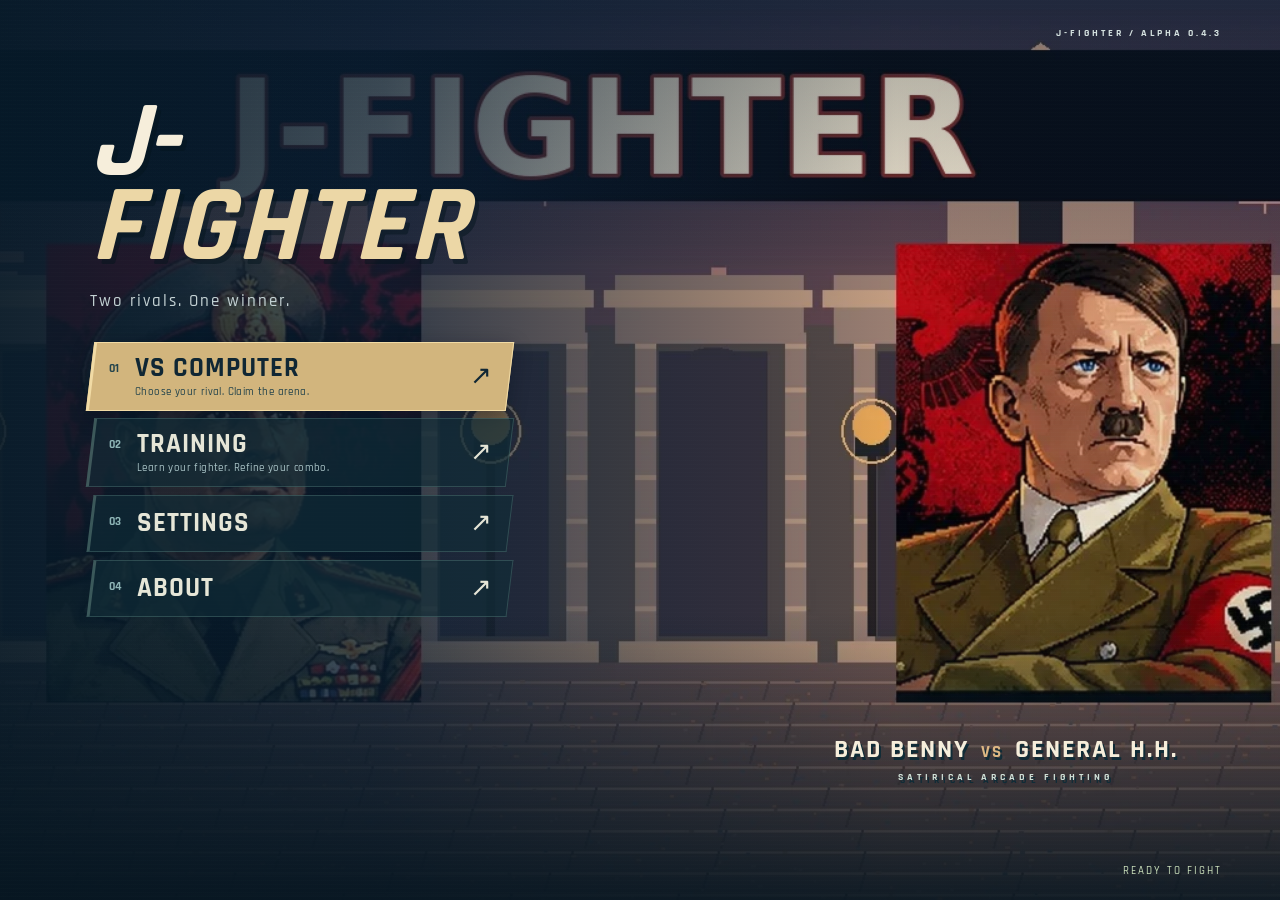
<file: index.html>
<!doctype html>
<html lang="en">
<head><meta charset="utf-8"><meta name="viewport" content="width=device-width,initial-scale=1,viewport-fit=cover"><meta name="theme-color" content="#101923"><script>/* Phones/tablets: mark .touch and open the landscape mobile shell (mobile.html). ?touch=1 forces it on desktop, ?touch=0 turns it off. */(()=>{const q=new URLSearchParams(location.search),f=q.get('touch'),t=f?f==='1':matchMedia('(pointer: coarse)').matches||(navigator.maxTouchPoints>0&&/Android|iPhone|iPad|iPod|Mobile/i.test(navigator.userAgent));if(!t)return;document.documentElement.classList.add('touch');if(window.top===window&&!q.has('embed'))location.replace('mobile.html'+location.search+location.hash);})();</script><title>J-FIGHTER — Alpha 0.2.5.3</title><link rel="preload" href="assets/fonts/Rajdhani-Bold.ttf" as="font" type="font/ttf" crossorigin><link rel="stylesheet" href="style.css"><link rel="stylesheet" href="menu.css"><meta name="description" content="J-Fighter Alpha 0.2: Bad Benny e General H.H."></head>
<body><div id="boot" role="status" aria-live="polite"><div class="boot-card"><strong class="boot-logo">J-<br><em>FIGHTER</em></strong><div class="boot-bar"><i></i></div><span class="boot-status">LOADING…</span></div></div><script>
// J-Fighter 0.2.2: visible startup diagnostics rather than an endless loading screen.
(function(){
 function show(message){
  var panel=document.getElementById('load-state'),label=document.getElementById('load-message');
  if(panel&&label&&!panel.classList.contains('hidden')){panel.classList.add('error');label.textContent=message;}
  var boot=document.getElementById('boot');if(boot)boot.classList.add('hidden');
 }
 window.addEventListener('error',function(e){
  if(e.target&&e.target.tagName==='SCRIPT') show('SCRIPT FAILED TO LOAD: '+(e.target.src||'unknown'));
  else if(e.error) show('JAVASCRIPT ERROR: '+e.message);
 },true);
 window.addEventListener('unhandledrejection',function(e){show('STARTUP PROMISE ERROR: '+(e.reason?.message||String(e.reason)));});
 setTimeout(function(){var screen=document.getElementById('load-state');if(screen&&!screen.classList.contains('hidden')&&!screen.classList.contains('error'))show('STARTUP TIMEOUT: check that all GitHub files are uploaded.');},18000);
})();
</script><script src="precache.js"></script><script src="preload.js?v=024"></script><main id="game-shell" aria-label="J-Fighter, demo game fighting custom fighting game">
<canvas id="arena" tabindex="0" aria-label="Arena fight. WASD bergerak, Spasi menyerang, I O P untuk skill."></canvas><div class="vignette" aria-hidden="true"></div>
<header class="combat-header">
<section class="fighter fighter-one" aria-label="Player status">
<div class="portrait-frame"><img id="player-portrait" class="portrait-image" data-portrait-side="player" src="assets/bad-benny/ui/portrait.webp" alt="Portrait BAD BENNY"><b class="player-tag">P1</b></div>
<div class="fighter-fields"><div class="name-row"><h1 id="player-name">BAD BENNY</h1><span class="class-tag" id="player-class">FIGHTER</span></div><div class="life-frame" aria-label="Two health segments, 100 HP each"><div class="life-track"><div id="health-reserve" class="life-fill reserve-fill"></div><div id="health-fill" class="life-fill"></div></div></div><div class="bar-caption"><span id="player-title">IRON COMMAND</span><span id="health-label">200 / 200</span></div><div class="fighter-mark"><i></i><i></i><i></i><b class="round-wins" id="round-wins-player"></b><span id="player-status">CORE ACTIVE</span></div></div></section>
<section class="match-center" aria-label="Unlimited training time"><div class="mode-kicker" id="mode-label">TRAINING</div><div class="match-clock" id="match-clock">∞</div><div class="match-rule"><i></i><span id="match-score">VS</span><i></i></div></section>
<section class="fighter fighter-two" aria-label="Opponent status GENERAL H.H."><div class="fighter-fields"><div class="name-row"><span class="class-tag" id="enemy-class">FIGHTER</span><h2 id="enemy-name">GENERAL H.H.</h2></div><div class="life-frame" aria-label="Two health segments, 100 HP each"><div class="life-track"><div id="guard-reserve" class="life-fill reserve-fill"></div><div id="guard-fill" class="life-fill"></div></div></div><div class="bar-caption"><span id="guard-label">HP 200 / 200</span><span id="enemy-title">AIR COMMAND</span></div><div class="fighter-mark"><b class="round-wins" id="round-wins-enemy"></b><span id="dummy-state">READY</span><i></i><i></i><i></i></div></div><div class="portrait-frame"><img id="enemy-portrait" class="portrait-image" data-portrait-side="enemy" src="assets/general-hh/ui/portrait.webp" alt="Portrait GENERAL H.H."><b class="player-tag">CPU</b></div></section>
</header><div class="form-timers"><div id="player-form-timer" class="form-timer" hidden></div><div id="enemy-form-timer" class="form-timer" hidden></div></div>
<nav class="match-actions" aria-label="Menu arena"><button id="settings-btn" aria-label="Open settings" title="Settings"><svg viewBox="0 0 24 24" aria-hidden="true"><path d="m9 3-1 3-3 1-2 5 2 5 3 1 1 3h6l1-3 3-1 2-5-2-5-3-1-1-3Z"/><circle cx="12" cy="12" r="3"/></svg></button><button id="pause-btn" aria-label="Pause game" title="Pause (Esc)">Ⅱ</button></nav>
<section id="combo" class="combo-counter" aria-live="polite"><span id="combo-count">0</span><div><strong>HITS</strong><small id="combo-damage">0 DAMAGE</small></div></section><div id="announcement" class="announcement" role="status"></div>
<section id="round-call" hidden aria-live="polite"><small id="round-call-detail">FIRST TO TWO WINS</small><strong id="round-call-title"></strong></section><aside id="ultimate-cutin" class="ultimate-cutin" aria-hidden="true" aria-label="BAD BENNY ultimate: Helios Squadron"><div class="cutin-circuit"></div><img class="cutin-art" src="assets/nib/ui/cutin.webp" alt=""><div class="cutin-caption"><span class="cutin-kicker">BAD BENNY / COMMANDER</span><strong>HELIOS<br><em>SQUADRON</em></strong><div class="cutin-detail"><span class="cutin-units"><i></i><i></i><i></i><i></i></span>THREE-WAVE AIR RAID</div></div><div class="cutin-edge"></div></aside>
<footer class="bottom-hud"><section class="skill-deck" aria-label="Attacks and skills"><div class="deck-heading"><span id="deck-character">BAD BENNY</span><i></i><b>MOVE SET</b></div><div class="skill-bar">
<button class="skill-card basic" data-action="attack" aria-label="Basic attack, Spasi, 3 kombo"><span class="skill-art"><img src="assets/bad-benny/ui/icon-basic.webp" alt=""><kbd>SPACE</kbd><span class="combo-dots"><i></i><i></i><i></i></span></span><span class="skill-name">IRON COMMAND</span></button>
<button class="skill-card " data-action="skill1" aria-label="Aether Bolt, key I"><span class="skill-art"><img src="assets/bad-benny/ui/icon-skill1.webp" alt=""><span class="cooldown-wipe" aria-hidden="true"></span><kbd>I</kbd></span><span class="skill-name">MARCH ON ROME</span></button>
<button class="skill-card " data-action="skill2" aria-label="Seismic Drive, key O"><span class="skill-art"><img src="assets/bad-benny/ui/icon-skill2.webp" alt=""><span class="cooldown-wipe" aria-hidden="true"></span><kbd>O</kbd></span><span class="skill-name">NATIONAL ADDRESS</span></button>
<button class="skill-card ultimate" data-action="ultimate" aria-label="Helios Squadron, key P"><span class="skill-art"><img src="assets/bad-benny/ui/icon-ultimate.webp" alt=""><span class="cooldown-wipe" aria-hidden="true"></span><kbd>P</kbd></span><span class="skill-name">DUCE BOMBER</span></button>
</div></section><div class="stage-sign"><span id="stage-name">PLAZA</span><small id="stage-subtitle">DUEL</small><i></i></div><section class="training-data" aria-label="Training results"><div><span>TOTAL DAMAGE</span><strong id="total-damage">0 <small>DMG</small></strong></div><div><span>BEST CHAIN</span><strong id="best-combo">0 <small>HITS</small></strong></div><small class="reset-hint">R · RESET<span>ESC · PAUSE</span></small></section></footer>
<section id="touch-controls" aria-hidden="true"><div class="dpad"><button class="dbtn dbtn-up" data-key="w" tabindex="-1" aria-label="Up / jump"><i></i></button><button class="dbtn dbtn-left" data-key="a" tabindex="-1" aria-label="Left"><i></i></button><button class="dbtn dbtn-down" data-key="s" tabindex="-1" aria-label="Down / crouch"><i></i></button><button class="dbtn dbtn-right" data-key="d" tabindex="-1" aria-label="Right"><i></i></button></div><div class="action-pad"><button class="tbtn tbtn-attack" data-key=" " data-slot="attack" tabindex="-1"><img src="assets/bad-benny/ui/icon-basic.webp" alt=""></button><button class="tbtn tbtn-skill tbtn-s1" data-key="i" data-slot="skill1" tabindex="-1"><img src="assets/bad-benny/ui/icon-skill1.webp" alt=""><span class="cooldown-wipe"></span><em class="cooldown-num"></em></button><button class="tbtn tbtn-skill tbtn-s2" data-key="o" data-slot="skill2" tabindex="-1"><img src="assets/bad-benny/ui/icon-skill2.webp" alt=""><span class="cooldown-wipe"></span><em class="cooldown-num"></em></button><button class="tbtn tbtn-skill tbtn-ult" data-key="p" data-slot="ultimate" tabindex="-1"><img src="assets/bad-benny/ui/icon-ultimate.webp" alt=""><span class="cooldown-wipe"></span><em class="cooldown-num"></em></button></div></section>
<div id="load-state" class="load-state"><span class="loading-glyph">✦</span><strong>J-FIGHTER</strong><span id="load-message">LOADING ARENA…</span></div>
<dialog id="settings-panel"><div class="dialog-kicker">J-FIGHTER / SETTINGS</div><h2>Arena Settings</h2><p>Adjust audio, display and controls.</p><label class="setting-row training-only"><span>Player character<small>Changing characters restarts training</small></span><select id="character-select"><option value="bad-benny">BAD BENNY</option><option value="general-hh">GENERAL H.H.</option></select></label><label class="setting-row training-only"><span>Active opponent<small>Enable CPU attacks during training</small></span><input type="checkbox" id="ai-toggle" checked></label><label class="setting-row"><span>Show hitboxes<small>Body and attack hitboxes</small></span><input type="checkbox" id="hitbox-toggle"></label><label class="setting-row"><span>Sound enabled<small>Voice, impacts and abilities</small></span><input type="checkbox" id="sound-toggle" checked></label><label class="setting-row"><span>Background music<small>Looping menu and arena soundtrack</small></span><input type="checkbox" id="music-toggle" checked></label><label class="volume-row"><span>Music</span><input type="range" id="music-slider" min="0" max="100" value="5" aria-label="Volume musik"><output id="music-value">5%</output></label><label class="setting-row"><span>Animated menu background<small>Looping video on main menu</small></span><input type="checkbox" id="menu-video-toggle" checked></label><label class="volume-row"><span>Sound</span><input type="range" id="volume-slider" min="0" max="100" value="45" aria-label="Volume audio"><output id="volume-value">45%</output></label><div class="dialog-buttons"><button id="sound-test">Test sound</button><button id="fullscreen-btn">Fullscreen</button></div><details class="controls-help"><summary>Keyboard controls</summary><p>A / D · Move &nbsp; 2× A / D · Run<br>W · Jump &nbsp; S · Crouch / fast fall<br>2× S · Flip &nbsp; SPACE · 3-hit combo<br>I / O · Skill &nbsp; P · Ultimate</p></details><button class="primary-button" id="close-settings">Back to Arena <span>↗</span></button></dialog>
<dialog id="pause-panel"><div class="dialog-kicker">J-FIGHTER / PAUSE</div><h2>PAUSED</h2><p>Match paused. Ready to resume?</p><button class="primary-button" id="resume-btn">Resume Match <span>↗</span></button><button class="text-button" id="restart-btn">Restart</button><button class="text-button" id="back-menu">Main Menu</button></dialog>
</main><section id="front-menu" aria-label="Main menu J-Fighter"></section><script src="assets/mecha/manifest.js"></script><script src="assets/stage-config.js"></script><script src="assets/ui/drone-config.js"></script><script src="assets/fenr/human/manifest.js"></script><script src="assets/fenr/wolf/manifest.js"></script><script src="fenr.js"></script><script src="assets/general-hh/manifest.js?v=045"></script><script src="general-hh.js?v=045"></script><script src="assets/bad-benny/manifest.js?v=045"></script><script src="bad-benny.js?v=045"></script><script src="assets/audio/announcer/manifest.js"></script><script src="announcer.js"></script><script src="match.js?v=025"></script><script>window.FRONTEND_ENABLED=true;</script><script src="game.js?v=045"></script><script src="touch.js"></script><script src="menu.js?v=045"></script><script>window.addEventListener('error',e=>{console.error('[J-Fighter ERROR]',e.message);let w=document.getElementById('jf-crash');if(!w){w=document.createElement('div');w.id='jf-crash';document.body.appendChild(w);w.style.cssText='position:fixed;left:8px;bottom:8px;z-index:99999;background:#420900;color:white;font:13px Arial;padding:12px;max-width:92vw;border:1px solid #f83';}w.textContent='GAME ERROR: '+e.message+' ('+(e.filename||'').split('/').pop()+':'+e.lineno+')';});</script></body></html>
</file>
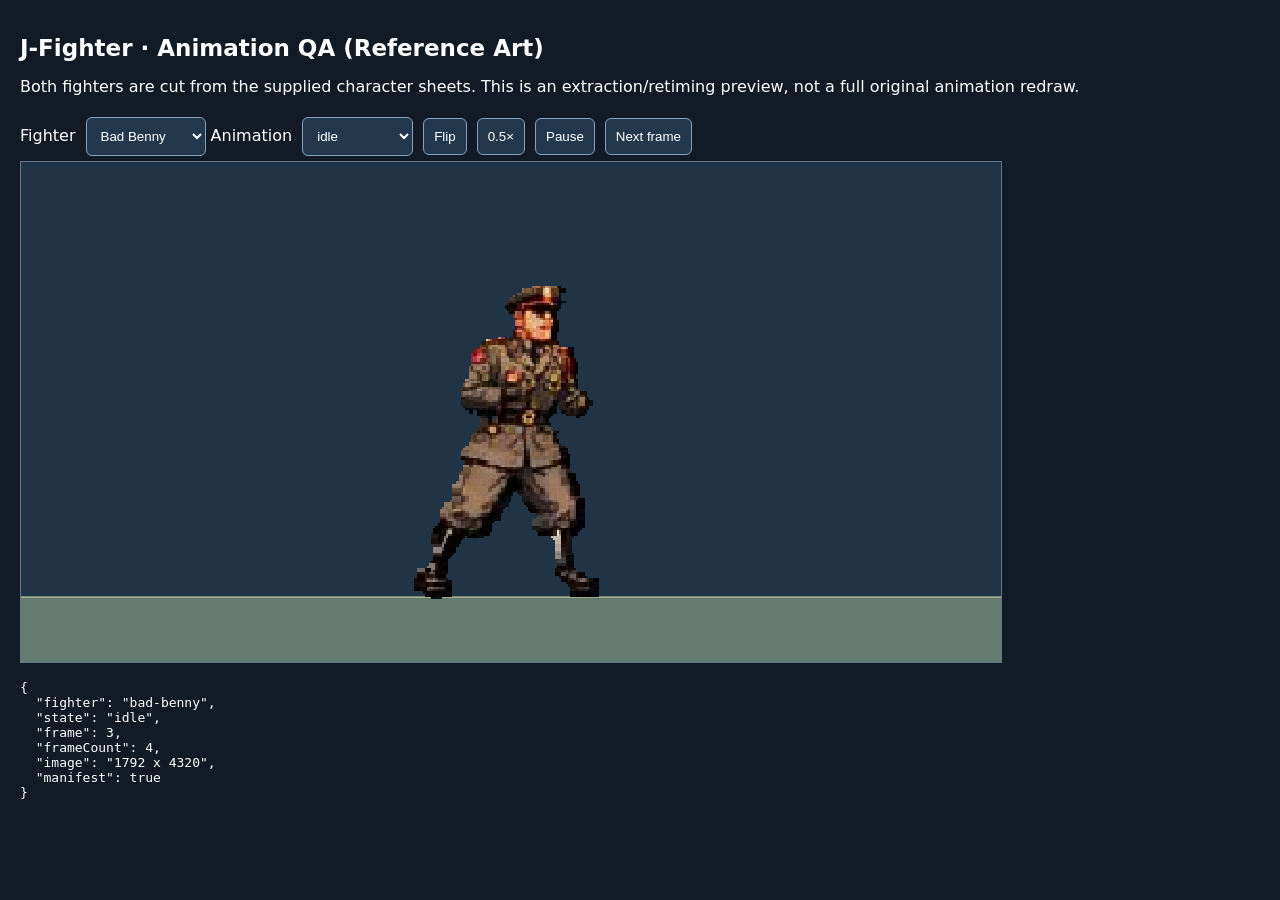
<file: JF_CHARACTER_QA.html>
<!doctype html><html lang="en"><head><meta charset="utf-8"><meta name="viewport" content="width=device-width,initial-scale=1"><title>J-Fighter / Reference Character QA</title><style>body{font:16px system-ui;background:#121b25;color:white;margin:0;padding:20px}canvas{width:100%;max-width:980px;border:1px solid #64748b;background:#233342;image-rendering:pixelated}select,button{padding:10px;margin:5px;background:#24384d;color:white;border:1px solid #86a2ba;border-radius:6px}#report{font:13px monospace;white-space:pre-wrap}h1{font-size:23px}</style></head><body><h1>J-Fighter · Animation QA (Reference Art)</h1><p>Both fighters are cut from the supplied character sheets. This is an extraction/retiming preview, not a full original animation redraw.</p><label>Fighter <select id="fighter"><option value="bad-benny">Bad Benny</option><option value="solan">General H.H.</option></select></label><label>Animation <select id="state"></select></label><button id="flip">Flip</button><button id="speed">0.5×</button><button id="pause">Pause</button><button id="next">Next frame</button><canvas id="canvas" width="980" height="500"></canvas><pre id="report">Loading...</pre><script src="assets/bad-benny/manifest.js?v=041"></script><script src="assets/solan/manifest.js?v=041"></script><script>(()=>{const ms={'bad-benny':window.BAD_BENNY_MANIFEST,solan:window.SOLAN_MANIFEST};const im=new Image();const id=document.getElementById('fighter'),st=document.getElementById('state'),c=document.getElementById('canvas'),ctx=c.getContext('2d'),report=document.getElementById('report');let frame=0,time=0,last=0,flip=false,speed=1,paused=false;function load(){const m=ms[id.value];st.innerHTML='';for(const k in m.animation.rows){const op=document.createElement('option');op.value=k;op.textContent=k;st.appendChild(op)}frame=0;time=0;im.src='assets/'+id.value+'/run/sprite-sheet-alpha.webp?v=041'}id.onchange=load;st.onchange=()=>{frame=0;time=0};document.getElementById('flip').onclick=()=>flip=!flip;document.getElementById('speed').onclick=()=>{speed=speed===1?.5:1;document.getElementById('speed').textContent=speed===1?'0.5×':'1×'};document.getElementById('pause').onclick=()=>paused=!paused;document.getElementById('next').onclick=()=>{paused=true;frame=(frame+1)%ms[id.value].animation.rows[st.value].frames};function tick(ts){const dt=Math.min(.1,(ts-last)/1000||0);last=ts;const m=ms[id.value],row=m.animation.rows[st.value];if(!paused){time+=dt*speed;frame=Math.floor(time*(row.fps||8))%row.frames}ctx.fillStyle='#213445';ctx.fillRect(0,0,980,500);ctx.fillStyle='#667b70';ctx.fillRect(0,435,980,65);ctx.strokeStyle='#dfdda0';ctx.beginPath();ctx.moveTo(0,435);ctx.lineTo(980,435);ctx.stroke();if(im.complete&&im.naturalWidth){const f=m.frame_layout.rows[st.value][frame];if(f){ctx.save();ctx.translate(490,435);ctx.scale(flip?-2.1:2.1,2.1);ctx.imageSmoothingEnabled=false;ctx.drawImage(im,f.x,f.y,f.w,f.h,-224,-280,448,288);ctx.restore()}}report.textContent=JSON.stringify({fighter:id.value,state:st.value,frame:frame+1,frameCount:row.frames,image:im.naturalWidth+' x '+im.naturalHeight,manifest:!!m},null,2);requestAnimationFrame(tick)}im.onerror=()=>report.textContent='SPRITE 404: '+im.src;load();requestAnimationFrame(tick)})();</script></body></html>
</file>
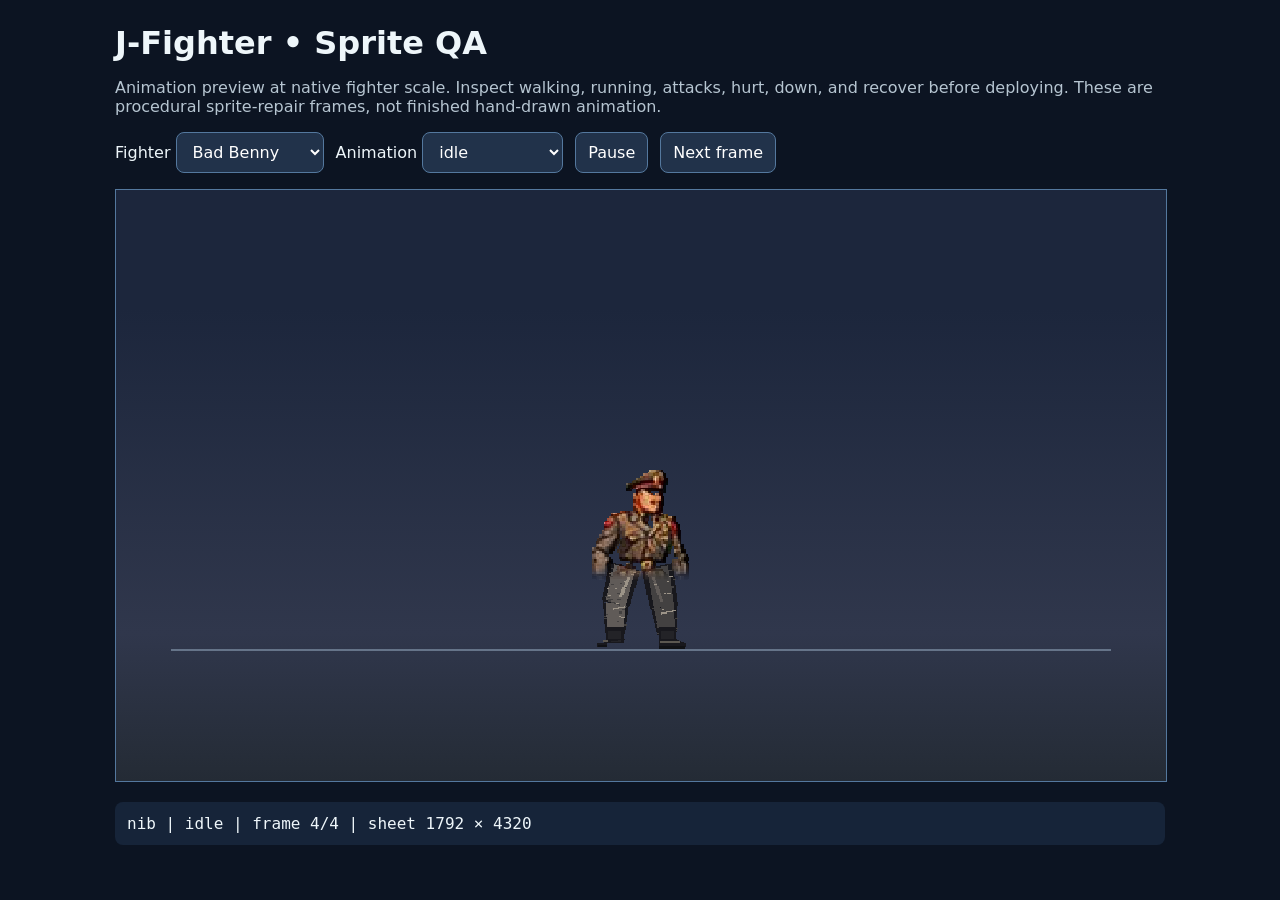
<file: JF_SPRITE_QA.html>
<!DOCTYPE html><html lang="en"><head><meta charset="utf-8"><meta name="viewport" content="width=device-width,initial-scale=1"><title>J-Fighter Sprite QA • 0.3.2</title><style>
:root{color-scheme:dark}body{background:#0c1422;color:#eef6fa;font:16px system-ui,sans-serif;margin:0;padding:24px}main{max-width:1050px;margin:auto}h1{margin:0 0 10px}p{color:#b6c5d1}select,button{font:inherit;background:#21324a;color:white;border:1px solid #54789e;padding:9px 12px;border-radius:8px}.tools{display:flex;flex-wrap:wrap;gap:12px;margin:16px 0}#stage{background:linear-gradient(#1c263c 20%,#30374c 75%,#242b35);border:1px solid #54789e;width:100%;image-rendering:pixelated;aspect-ratio:16/9}#report{white-space:pre-wrap;background:#162439;border-radius:8px;padding:12px}</style></head><body><main><h1>J-Fighter • Sprite QA</h1><p>Animation preview at native fighter scale. Inspect walking, running, attacks, hurt, down, and recover before deploying. These are procedural sprite-repair frames, not finished hand-drawn animation.</p><div class="tools"><label>Fighter <select id="fighter"><option value="nib">Bad Benny</option><option value="solan">General H.H.</option></select></label><label>Animation <select id="state"></select></label><button id="pause">Pause</button><button id="next">Next frame</button></div><canvas id="stage" width="960" height="540"></canvas><pre id="report">Loading assets…</pre></main><script>
const order=['idle','walk','run','jump','doublejump','crouch','attack1','attack2','attack3','skill1','skill2','ultimate','hurt','down','recover'];
const sel=document.getElementById('state');for(const s of order){const o=document.createElement('option');o.value=s;o.textContent=s;sel.add(o);}let im=new Image(),character='nib',state='idle',frame=0,paused=false,ready=false,last=0;
function load(){ready=false;im=new Image();im.onload=()=>{ready=true;document.getElementById('report').textContent=`Loaded ${character} | ${im.naturalWidth} × ${im.naturalHeight} | ${state} | frame ${frame+1}/4`;};im.onerror=()=>document.getElementById('report').textContent='Sprite file missing: '+im.src;im.src=`assets/${character}/run/sprite-sheet-alpha.webp?v=032`;frame=0;}
document.getElementById('fighter').onchange=e=>{character=e.target.value;load()};sel.onchange=e=>{state=e.target.value;frame=0};document.getElementById('pause').onclick=()=>{paused=!paused;document.getElementById('pause').textContent=paused?'Play':'Pause'};document.getElementById('next').onclick=()=>{paused=true;frame=(frame+1)%(state==='jump'||state==='doublejump'?1:4);document.getElementById('pause').textContent='Play'};
const ctx=document.getElementById('stage').getContext('2d');function tick(stamp){const delta=stamp-last;if(!paused&&delta>=145){frame=(frame+1)%(state==='jump'||state==='doublejump'?1:4);last=stamp;}const w=960,h=540;ctx.clearRect(0,0,w,h);ctx.strokeStyle='#9db3c9';ctx.beginPath();ctx.moveTo(50,420);ctx.lineTo(910,420);ctx.stroke();if(ready){const row=order.indexOf(state);ctx.imageSmoothingEnabled=false;ctx.drawImage(im,frame*448,row*288,448,288,256,140,448,288);document.getElementById('report').textContent=`${character} | ${state} | frame ${frame+1}/${state==='jump'||state==='doublejump'?1:4} | sheet ${im.naturalWidth} × ${im.naturalHeight}`;}requestAnimationFrame(tick)}load();requestAnimationFrame(tick);
</script></body></html>
</file>
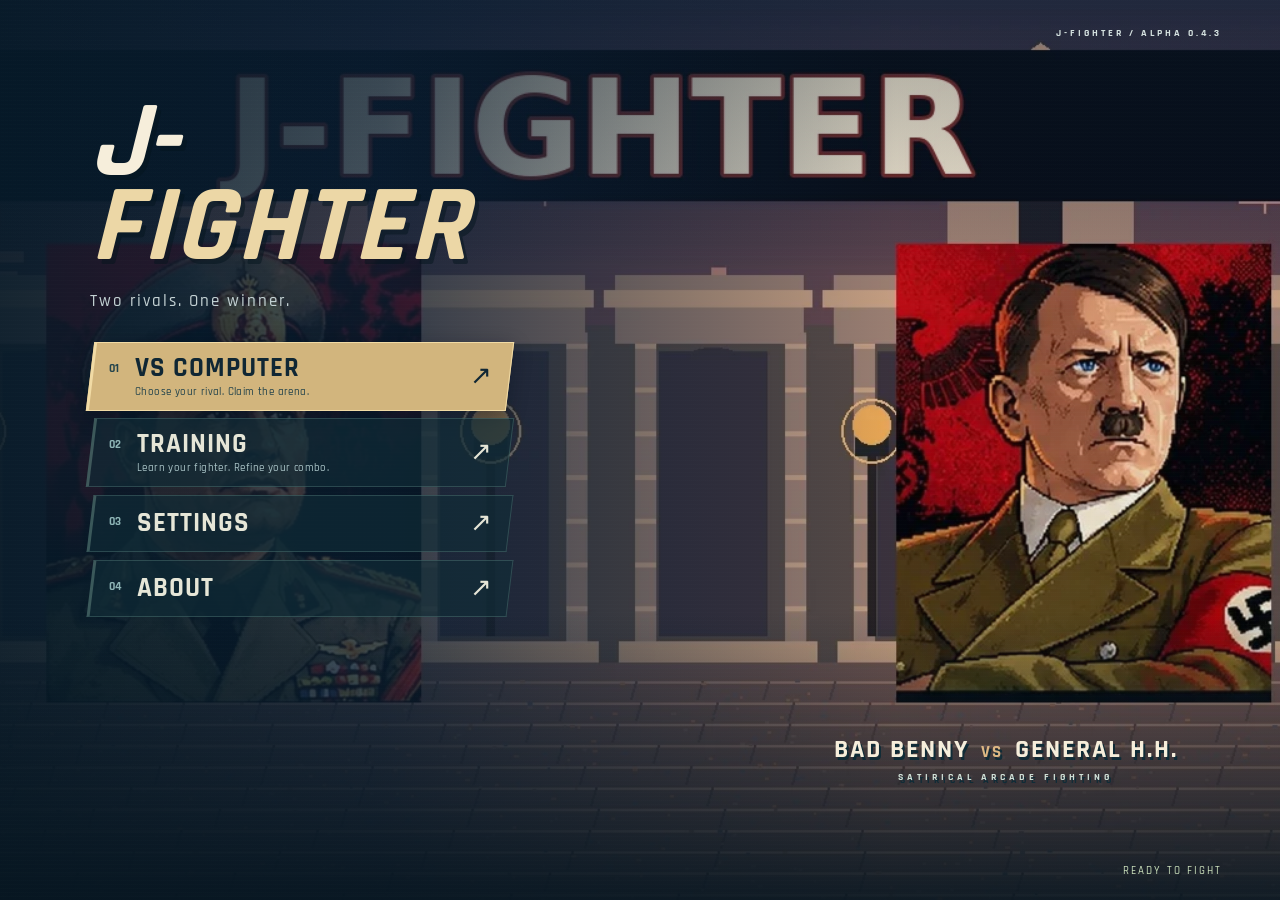
<file: mobile.html>
<!doctype html>
<html lang="en">
<head>
<meta charset="utf-8">
<meta name="viewport" content="width=device-width,initial-scale=1,maximum-scale=1,user-scalable=no,viewport-fit=cover">
<meta name="theme-color" content="#101923">
<meta name="mobile-web-app-capable" content="yes">
<meta name="apple-mobile-web-app-capable" content="yes">
<title>J-FIGHTER — Arcade Alpha 0.4.3</title>
<style>
  html,body{margin:0;width:100%;height:100%;overflow:hidden;background:#101923;overscroll-behavior:none;touch-action:none}
  #game{position:fixed;left:0;top:0;border:0;display:block;transform-origin:0 0;background:#101923}
</style>
</head>
<body>
<!--
  Mobile shell: the game always runs in a landscape box. In portrait the whole box (menu, HUD, dialogs and touch
  controls included) is rotated 90 degrees, so the phone shows the same landscape layout either way. The game lives in
  an iframe so its own viewport, media queries and vh/vw units see the landscape size, not the phone's portrait size.
-->
<iframe id="game" title="J-FIGHTER" allow="fullscreen; autoplay"></iframe>
<script>
(() => {
  'use strict';
  const frame = document.getElementById('game');
  const query = new URLSearchParams(location.search);
  query.set('embed', '1');
  frame.src = 'index.html?' + query.toString() + location.hash;
  function layout() {
    const vv = window.visualViewport, w = Math.round(vv ? vv.width : innerWidth), h = Math.round(vv ? vv.height : innerHeight);
    const portrait = h > w;
    // Rotate clockwise: the content top ends on the phone's right edge, so the phone is turned counter-clockwise to read it.
    frame.style.width = (portrait ? h : w) + 'px';
    frame.style.height = (portrait ? w : h) + 'px';
    frame.style.transform = portrait ? `translateX(${w}px) rotate(90deg)` : 'none';
    document.documentElement.dataset.rotated = String(portrait);
  }
  // Android Chrome: the first touch goes fullscreen and locks landscape, so the phone really turns and no CSS rotation is
  // needed. iOS Safari has neither API for pages, so the CSS rotation above keeps the layout landscape there.
  async function goLandscape() {
    try { if (!document.fullscreenElement) await document.documentElement.requestFullscreen?.({ navigationUI: 'hide' }); } catch (_) {}
    try { await screen.orientation?.lock?.('landscape'); } catch (_) {}
    layout();
  }
  let activated = false;
  // Called synchronously from the game's own click/tap handler (same origin), so the browser still sees the user gesture;
  // a postMessage arrives a task later, when some browsers no longer allow fullscreen.
  // The first tap of the session may itself be the fullscreen button: its pointerdown already asked for fullscreen, so the
  // click that follows within a moment must not toggle it back off.
  let requestedAt = -1e9;
  const enter = () => { requestedAt = performance.now(); goLandscape(); };
  window.aetherFullscreen = () => { if (performance.now() - requestedAt < 1500) return; if (document.fullscreenElement) document.exitFullscreen?.().catch(() => {}); else enter(); };
  window.aetherActivate = () => { if (!activated) { activated = true; enter(); } };
  addEventListener('message', e => {
    if (e.origin !== location.origin || e.source !== frame.contentWindow) return;
    if (e.data?.type === 'aether-activate') window.aetherActivate();
    if (e.data?.type === 'aether-fullscreen') window.aetherFullscreen();
  });
  addEventListener('resize', layout);
  addEventListener('orientationchange', () => setTimeout(layout, 120));
  window.visualViewport?.addEventListener('resize', layout);
  layout();
})();
</script>
</body>
</html>
</file>
<file: style.css>
@font-face{font-family:Rajdhani;src:url('assets/fonts/Rajdhani-Medium.ttf') format('truetype');font-weight:400 600;font-display:swap}
@font-face{font-family:Rajdhani;src:url('assets/fonts/Rajdhani-Bold.ttf') format('truetype');font-weight:700 900;font-display:swap}
:root{font-family:Rajdhani,'Arial Narrow',sans-serif;color:#fff8e8;background:#111e27;--gold:#e6c78f;--teal:#67e4dd;--orange:#ed9879}
*{box-sizing:border-box}html,body{margin:0;width:100%;height:100%;overflow:hidden}button,input{font:inherit}button{color:inherit;cursor:pointer}button:focus-visible,input:focus-visible,summary:focus-visible{outline:2px solid #fff3d4;outline-offset:4px}#game-shell{width:100%;height:100%;position:relative;isolation:isolate;overflow:hidden}canvas{position:absolute;inset:0;width:100%;height:100%;display:block;image-rendering:pixelated;outline:none}.vignette{position:absolute;inset:0;pointer-events:none;z-index:1;background:linear-gradient(180deg,#051724a6,transparent 28%,transparent 70%,#081924d9)}
.combat-header{position:absolute;top:25px;left:30px;right:30px;display:grid;grid-template-columns:minmax(0,1fr) 134px minmax(0,1fr);align-items:start;gap:12px;z-index:2;pointer-events:none;filter:drop-shadow(0 3px 3px #05132066)}
.fighter{display:flex;align-items:flex-start;min-width:0;gap:12px}.fighter-fields{flex:1;min-width:0;padding-top:3px}.portrait-frame{width:92px;height:102px;flex-shrink:0;position:relative;background:#11232b;clip-path:polygon(0 0,84% 0,100% 16%,100% 100%,0 100%);border:2px solid var(--gold)}.portrait-frame:after{content:'';position:absolute;inset:0;background:linear-gradient(0deg,#0b1a22b0,transparent 45%);border-bottom:4px solid var(--teal)}.portrait-frame img{width:100%;height:100%;object-fit:cover;object-position:center 33%;display:block}.player-tag{position:absolute;bottom:4px;left:7px;z-index:1;font-size:14px;letter-spacing:2px;text-shadow:1px 1px 2px #000}.name-row{display:flex;align-items:center;gap:12px;height:38px;margin-bottom:5px}.name-row h1,.name-row h2{font-size:34px;font-weight:700;font-style:italic;letter-spacing:1px;line-height:1;margin:0;text-shadow:2px 2px 0 #13232c}.class-tag{font-size:10px;font-weight:700;letter-spacing:2px;color:#d7e8e8;margin-top:6px}
.life-frame{height:24px;padding:3px;background:#0d1b25;border:1px solid #c0bbb18c;transform:skewX(-15deg);box-shadow:0 3px 0 #07162199,inset 0 1px 0 #fff4}.life-track{height:100%;width:100%;background:#3e4141;position:relative;overflow:hidden}.life-track:after{content:'';position:absolute;inset:0;background:repeating-linear-gradient(90deg,transparent 0,transparent calc(10% - 1px),#061a2336 calc(10% - 1px),#061a2336 10%)}.life-fill{height:100%;width:100%;background:linear-gradient(180deg,#dbfff0 0,#b3f2d4 25%,#49c6b9 28%,#51bdaa);box-shadow:inset 0 2px 0 #fff7;transition:width .16s ease-out}.bar-caption{display:flex;justify-content:space-between;font-size:10px;font-weight:700;letter-spacing:1.4px;margin:7px 2px 0;color:#e6ece5;text-shadow:1px 1px 2px #051923}.fighter-mark{display:flex;align-items:center;gap:6px;margin:8px 3px 0;color:#bbd1cf;font-size:9px;letter-spacing:1.7px;font-weight:700}.fighter-mark i{width:7px;height:7px;background:#a7e4d0;transform:rotate(45deg);border:1px solid #fff8}.fighter-mark span{margin-left:5px}.fighter-two .name-row,.fighter-two .fighter-mark{justify-content:flex-end}.fighter-two .fighter-mark span{margin:0 6px 0 0}.fighter-two .portrait-frame{clip-path:polygon(16% 0,100% 0,100% 100%,0 100%,0 16%)}.fighter-two .portrait-frame:after{border-color:var(--orange)}.fighter-two .player-tag{left:auto;right:7px}.fighter-two .life-fill{background:linear-gradient(180deg,#ffe6b2 0,#ffce93 25%,#eaa070 28%,#d87c59);margin-left:auto}.fighter-two .life-frame{transform:skewX(15deg)}.fighter-two .fighter-mark i{background:#dfae87}
.match-center{text-align:center;position:relative;padding-top:1px}.mode-kicker{font-size:10px;letter-spacing:2.2px;font-weight:700;color:#f5dec0;white-space:nowrap}.match-clock{height:57px;font-size:80px;font-weight:700;line-height:.77;letter-spacing:-6px;padding-right:6px;text-shadow:2px 3px 0 #0e2734,0 0 20px #091a30}.match-rule{display:flex;align-items:center;justify-content:center;gap:10px;font-size:11px;color:var(--gold);letter-spacing:2px;font-weight:700;margin-top:6px}.match-rule i{width:28px;height:1px;background:linear-gradient(90deg,transparent,#e6c78f)}.match-rule i:last-child{transform:scaleX(-1)}.match-actions{position:absolute;top:123px;left:50%;transform:translateX(-50%);display:flex;gap:6px;z-index:3}.match-actions button{width:29px;height:27px;border:1px solid #a0b5bd59;background:#1026339c;font-size:17px;line-height:1;padding:4px;display:grid;place-items:center;clip-path:polygon(5px 0,100% 0,100% calc(100% - 5px),calc(100% - 5px) 100%,0 100%,0 5px)}.match-actions button:hover{background:#315263}.match-actions svg{width:16px;height:16px;stroke:#e9dcc6;fill:none;stroke-width:1.5}
.bottom-hud{position:absolute;bottom:25px;left:32px;right:32px;display:flex;justify-content:space-between;align-items:flex-end;z-index:2;gap:25px}.skill-deck{width:350px}.deck-heading{display:flex;align-items:center;gap:10px;margin-bottom:8px;font-size:11px;letter-spacing:1.8px;font-weight:700;color:var(--gold)}.deck-heading i{height:1px;background:#a4c6cc55;flex:1}.deck-heading b{font-size:9px;color:#becfd3;font-weight:500}.skill-bar{display:flex;gap:10px}.skill-card{border:0;background:none;padding:0;display:flex;align-items:center;flex-direction:column;width:80px;flex-shrink:0;transition:transform .12s}.skill-art{position:relative;display:block;width:67px;height:67px;background:#12212b;clip-path:polygon(8px 0,100% 0,100% calc(100% - 8px),calc(100% - 8px) 100%,0 100%,0 8px);border:1px solid #89adb0;overflow:hidden}.skill-art:after{content:'';position:absolute;inset:3px;border:1px solid #c2dbdb36;pointer-events:none}.skill-art img{width:100%;height:100%;object-fit:cover;display:block;transition:filter .15s,opacity .15s}.skill-card kbd{position:absolute;right:0;top:0;min-width:19px;padding:1px 4px;font-family:inherit;font-size:12px;line-height:15px;font-weight:700;background:#ecddbb;color:#102731}.skill-card.basic kbd{font-size:9px}.skill-name{font-size:10px;letter-spacing:.6px;font-weight:700;margin-top:6px;line-height:1.1;text-shadow:1px 2px 2px #061a28;white-space:nowrap}.skill-card:hover .skill-art{border-color:#fff3d3}.skill-card.active{transform:translateY(-3px)}.skill-card.active .skill-art{border-color:#ffeab7}.skill-card.on-cooldown img{filter:grayscale(.9);opacity:.38}.skill-card.on-cooldown .skill-art{border-color:#5e747b}.skill-card.on-cooldown .skill-name{color:#84979d}.skill-card.ultimate .skill-art{border-color:#e6bd7b}.skill-card.ultimate kbd{background:#eac188}.skill-card.ultimate .skill-name{color:#f2c883}.combo-dots{position:absolute;bottom:4px;left:50%;transform:translateX(-50%);display:flex;gap:4px}.combo-dots i{display:block;width:10px;height:3px;background:#365961}.combo-dots i.lit{background:#fff0c9}
.stage-sign{position:absolute;left:50%;bottom:1px;transform:translateX(-50%);text-align:center;color:#ccddd7;text-shadow:0 2px 3px #122b34;pointer-events:none}.stage-sign>span{font-size:17px;font-weight:700;letter-spacing:5px}.stage-sign small{display:block;font-size:9px;letter-spacing:4px;margin-top:1px}.stage-sign i{display:block;width:90px;height:1px;background:linear-gradient(90deg,transparent,#cbb68b,transparent);margin:9px auto 0}.training-data{display:grid;grid-template-columns:1fr 1fr;gap:0 25px;text-align:right;min-width:205px;border-top:1px solid #c9d3c85c;padding-top:9px}.training-data>div>span{display:block;font-size:10px;letter-spacing:1.6px;color:#c5d5d4;font-weight:700}.training-data strong{display:block;font-size:39px;line-height:1.1;font-weight:700}.training-data strong small{font-size:10px;font-weight:500;color:#bacece}.reset-hint{grid-column:1/-1;margin-top:8px;color:#bccbc8;font-size:10px;letter-spacing:1px}.reset-hint span{margin-left:15px}
.combo-counter{position:absolute;right:42px;top:34%;display:flex;align-items:center;gap:9px;z-index:2;opacity:0;transform:translateX(20px) skewX(-10deg);transition:opacity .15s,transform .15s;pointer-events:none;text-shadow:2px 3px 0 #142430,0 3px 15px #122a42}.combo-counter.visible{opacity:1;transform:skewX(-10deg)}.combo-counter>span{font-size:104px;font-weight:700;line-height:.85}.combo-counter strong{font-size:29px;line-height:1;font-weight:700}.combo-counter small{display:block;font-size:13px;font-weight:700;letter-spacing:1px;color:#f0d6a8}.announcement{position:absolute;left:50%;top:26%;transform:translate(-50%,-8px) skewX(-8deg);z-index:3;font-size:39px;font-weight:700;letter-spacing:5px;text-align:center;white-space:nowrap;opacity:0;transition:opacity .15s,transform .15s;text-shadow:2px 3px 0 #112634,0 3px 12px #0d2039;pointer-events:none}.announcement.visible{opacity:1;transform:translate(-50%,0) skewX(-8deg)}
.load-state{position:absolute;inset:0;z-index:5;background:#0e202c;display:flex;flex-direction:column;align-items:center;justify-content:center;gap:14px}.load-state.hidden{display:none}.loading-glyph{font-size:50px;color:var(--gold)}.load-state strong{font-size:36px;font-weight:700;letter-spacing:6px}.load-state>span:last-child{font-size:16px;color:#b5c9ce}.load-state.error>span:last-child{max-width:430px;text-align:center;padding:15px;color:#f3bdaa}
dialog{margin:auto;background:linear-gradient(140deg,#1c303d,#101e2b);color:#f9f0dc;border:1px solid #b9c2c44f;border-top:3px solid var(--gold);padding:30px;width:440px;max-width:calc(100% - 24px);max-height:calc(100% - 24px);overflow:auto;box-shadow:0 20px 90px #07131cbb}dialog::backdrop{background:#031423ac;backdrop-filter:blur(5px)}.dialog-kicker{color:var(--gold);font-size:12px;letter-spacing:2px;font-weight:700}dialog h2{font-size:34px;font-weight:700;margin:8px 0;line-height:1}dialog p{font-size:16px;line-height:1.5;color:#b9cbd0;margin:10px 0 16px}.setting-row{display:flex;align-items:center;justify-content:space-between;padding:12px 0;border-bottom:1px solid #98abb72e;font-size:17px;font-weight:700}.setting-row small{display:block;font-size:13px;font-weight:500;color:#91a7b0}.setting-row input{accent-color:#8fe3d0;width:18px;height:18px}.volume-row{display:flex;align-items:center;gap:12px;font-size:15px;padding:16px 0}.volume-row input{flex:1;min-width:0;accent-color:#84d9c6}.volume-row output{min-width:35px}.dialog-buttons{display:flex;gap:8px}.dialog-buttons button{flex:1;border:1px solid #8da8b153;background:#274352;padding:8px;font-size:15px;font-weight:700}.controls-help{font-size:15px;margin:13px 0;color:#bdd0d3}.controls-help summary{cursor:pointer}.controls-help p{font-size:14px}.primary-button{display:flex;align-items:center;justify-content:space-between;width:100%;border:0;background:var(--gold);color:#132b37;padding:12px 15px;font-size:18px;font-weight:700}.primary-button:hover{background:#fae0b4}.text-button{display:block;margin:15px auto 0;border:0;background:none;color:#bccecf;font-size:15px;padding:5px}
@media(min-width:1600px){.combat-header{top:32px;left:45px;right:45px;grid-template-columns:1fr 160px 1fr}.portrait-frame{width:112px;height:120px}.name-row{height:42px}.name-row h1,.name-row h2{font-size:40px}.life-frame{height:27px}.match-actions{top:137px}.bottom-hud{left:45px;right:45px;bottom:32px}.skill-art{width:75px;height:75px}.skill-deck{width:382px}.skill-card{width:88px}}
@media(max-width:950px){.combat-header{left:20px;right:20px;top:20px;gap:8px;grid-template-columns:1fr 100px 1fr}.portrait-frame{width:66px;height:80px}.fighter{gap:8px}.fighter-fields{padding-top:0}.name-row{height:28px;margin-bottom:4px;gap:7px}.name-row h1,.name-row h2{font-size:26px}.class-tag{font-size:8px;letter-spacing:1px}.life-frame{height:19px}.bar-caption{font-size:8px;letter-spacing:.6px;margin-top:5px}.fighter-mark{font-size:8px;letter-spacing:.7px;margin-top:6px;gap:4px}.fighter-mark i{width:5px;height:5px}.mode-kicker{font-size:8px;letter-spacing:1px}.match-clock{font-size:65px;height:45px}.match-rule{margin-top:3px;font-size:10px}.match-actions{top:104px}.bottom-hud{left:23px;right:23px;bottom:20px}.skill-deck{width:298px}.skill-bar{gap:8px}.skill-card{width:68px}.skill-art{width:57px;height:57px}.skill-name{font-size:8px}.training-data{min-width:175px;gap:0 15px}.stage-sign{display:none}.combo-counter>span{font-size:85px}.announcement{font-size:30px}}
@media(max-width:620px){.combat-header{top:14px;left:12px;right:12px;grid-template-columns:1fr 66px 1fr;gap:4px}.fighter{gap:5px}.portrait-frame{position:absolute;top:60px;width:48px;height:54px}.fighter-two .portrait-frame{right:0}.fighter-fields{width:100%}.name-row h1,.name-row h2{font-size:23px}.class-tag{display:none}.name-row{height:26px}.life-frame{height:16px}.bar-caption{font-size:7px;letter-spacing:.1px}.bar-caption span:first-child{display:none}.fighter-two .bar-caption span:first-child{display:inline}.fighter-two .bar-caption span:last-child{display:none}.fighter-mark{margin-left:54px;justify-content:flex-end}.fighter-two .fighter-mark{margin-left:0;margin-right:54px;justify-content:flex-start}.fighter-mark i{display:none}.fighter-mark span{font-size:7px;letter-spacing:0;white-space:nowrap;margin:0}.mode-kicker{font-size:6px;letter-spacing:.6px}.match-clock{font-size:50px;height:34px}.match-rule{font-size:8px;gap:4px}.match-rule i{width:13px}.match-actions{top:85px}.match-actions button{width:25px;height:24px}.bottom-hud{left:16px;right:16px;bottom:19px;justify-content:center}.skill-deck{width:320px}.skill-bar{gap:8px;justify-content:center}.skill-card{width:73px}.skill-art{width:60px;height:60px}.skill-name{font-size:9px}.training-data{display:none}.combo-counter{right:19px;top:27%}.combo-counter>span{font-size:68px}.combo-counter strong{font-size:22px}.combo-counter small{font-size:11px}.announcement{font-size:25px;letter-spacing:2px;top:27%}}
@media(max-height:500px) and (min-width:620px){.combat-header{top:12px;left:19px;right:19px;grid-template-columns:1fr 95px 1fr}.portrait-frame{width:56px;height:66px}.name-row{height:25px}.name-row h1,.name-row h2{font-size:24px}.fighter-mark{display:none}.life-frame{height:16px}.bar-caption{font-size:8px}.match-clock{font-size:57px;height:40px}.match-actions{top:85px}.bottom-hud{bottom:12px;left:20px;right:20px}.skill-art{width:46px;height:46px}.skill-card{width:65px}.skill-deck{width:284px}.deck-heading{margin-bottom:5px;font-size:10px}.skill-name{font-size:8px}.training-data strong{font-size:29px}.combo-counter{top:30%}.announcement{font-size:29px}dialog{padding:20px}}


/* Cooldown is a clockwise transparent-black pie sweep over the actual skill art. */
.cooldown-wipe{position:absolute;inset:0;z-index:2;pointer-events:none;opacity:0}
.on-cooldown .cooldown-wipe{opacity:1}
.skill-card.on-cooldown img{filter:saturate(.9);opacity:1}
.skill-card kbd{z-index:3}.skill-art:after{z-index:4}
.skill-card.ultimate .skill-name{font-size:9px;letter-spacing:.2px}
/* Original ARCO cut-in: tilted cyan/gold command strip, art and live HTML title. */
.ultimate-cutin{position:absolute;left:-4%;top:26%;width:108%;height:clamp(145px,27vh,220px);z-index:5;pointer-events:none;visibility:hidden;overflow:hidden;isolation:isolate;background:linear-gradient(100deg,#0b2230,#163e49 42%,#0c1b2d 74%);border-top:3px solid #f2d296;border-bottom:3px solid #f2d296;box-shadow:0 -3px 0 #173e4c,0 -5px 0 #8debd8,0 4px 0 #50b7b2,0 17px 45px #000b}
.ultimate-cutin.visible{visibility:visible}
.cutin-circuit{position:absolute;inset:0;background:linear-gradient(115deg,transparent 44%,#66ead323 44.2%,transparent 44.5%),repeating-linear-gradient(0deg,transparent 0 18px,#65d9d50d 18px 19px),repeating-linear-gradient(90deg,transparent 0 45px,#65d9d50a 45px 46px)}
.cutin-art{position:absolute;left:0;top:0;width:73%;height:100%;object-fit:cover;object-position:27% 42%;mask-image:linear-gradient(90deg,#000 0%,#000 60%,transparent 98%)}
.cutin-caption{position:absolute;left:51%;top:12%;right:6%;bottom:8%;display:flex;flex-direction:column;justify-content:center;text-shadow:3px 4px 0 #071323}
.cutin-kicker{font-size:clamp(8px,1vw,12px);font-weight:700;letter-spacing:3px;color:#78f2db;margin-bottom:5px}
.cutin-caption strong{font-size:clamp(32px,5.1vw,68px);font-weight:700;font-style:italic;line-height:.84;letter-spacing:1px;color:#fff5d7}
.cutin-caption em{font-style:italic;color:#f1c580}
.cutin-detail{display:flex;gap:12px;align-items:center;margin-top:12px;font-size:clamp(8px,.9vw,11px);letter-spacing:2px;font-weight:700;color:#d3f5ed}
.cutin-units{display:flex;gap:5px}.cutin-units i{display:block;width:6px;height:6px;background:#8ef1de;transform:rotate(45deg)}
.cutin-edge{position:absolute;inset:5px 0;border-top:1px solid #7bdedc66;border-bottom:1px solid #7bdedc55;pointer-events:none}
@media(max-width:620px){.ultimate-cutin{top:28%;height:155px}.cutin-art{width:88%;object-position:28% 45%}.cutin-caption{left:48%;right:4%}.cutin-caption strong{font-size:33px;letter-spacing:0}.cutin-kicker{font-size:7px;letter-spacing:1px}.cutin-detail{font-size:7px;letter-spacing:.4px;gap:6px}.cutin-units{gap:3px}.cutin-units i{width:4px;height:4px}.skill-card.ultimate .skill-name{font-size:8px}}

.skill-card.recharged .skill-art{border-color:#b0fff0;box-shadow:inset 0 0 0 2px #88efd1}
.skill-card.recharged .skill-name{color:#bbfff0}
/* One physical bar, two real HP layers; reserve is revealed beneath the first. */
.life-fill{position:absolute;left:0;top:0;z-index:2;transition:width .08s linear}
.life-track:after{z-index:3}
.life-fill.reserve-fill{z-index:1;background:linear-gradient(180deg,#a2dfed,#69b8d2 35%,#3884a3)}
.fighter-two .life-fill{left:auto;right:0;margin:0}
.fighter-two .life-fill.reserve-fill{background:linear-gradient(180deg,#ffd1b2,#d58969 35%,#a65446)}
/* Avatar contract: every source faces RIGHT. Mirror image only for the enemy slot. */
.portrait-image{--portrait-direction:1;transform:scaleX(var(--portrait-direction));transform-origin:center}
.portrait-image[data-portrait-side="enemy"]{--portrait-direction:-1}
.form-timers{position:absolute;top:140px;left:4%;right:4%;display:flex;justify-content:space-between;pointer-events:none;z-index:3}
.form-timer{position:relative;min-width:120px;padding:7px 13px 10px;background:#17291de8;color:#ffe0a5;border:1px solid #a67e43;font:700 16px Rajdhani;letter-spacing:1.4px;box-shadow:0 3px 14px #0004}
.form-timer:after{content:'';position:absolute;left:0;bottom:0;width:calc(var(--remaining,1)*100%);height:3px;background:#e7bd76}.form-timer[hidden]{visibility:hidden;display:block}
#enemy-form-timer{margin-left:auto}.fenr-cutin{background:linear-gradient(100deg,#202e1b,#584326 60%,#202b1d);border-color:#e6c186}.fenr-cutin .cutin-kicker{color:#d5e7a5}.fenr-cutin .cutin-caption em{color:#e9aa71}.mira-cutin{background:linear-gradient(100deg,#2a1640,#5a2f6d 58%,#24153a);border-color:#ffd978}.mira-cutin .cutin-kicker{color:#ffc4ec}.mira-cutin .cutin-caption em{color:#ffd978}.cora-cutin{background:linear-gradient(100deg,#150f26,#3b2758 58%,#120d20);border-color:#f0b35a}.cora-cutin .cutin-kicker{color:#cdb6ff}.cora-cutin .cutin-caption em{color:#f0b35a}.naja-cutin{background:linear-gradient(100deg,#0d2a33,#1f4652 55%,#2b2350);border-color:#e3bf78}.naja-cutin .cutin-kicker{color:#f2d9a0}.naja-cutin .cutin-caption em{color:#e3bf78}.nib-cutin{background:linear-gradient(100deg,#0e1e2a,#2a5674 58%,#0b1720);border-color:#8fd4ff}.nib-cutin .cutin-kicker{color:#e8f6ff}.nib-cutin .cutin-caption em{color:#e8c48a}.edda-cutin{background:linear-gradient(100deg,#15231a,#3f6a4c 58%,#1a2016);border-color:#8fe3b4}.edda-cutin .cutin-kicker{color:#e9f7df}.edda-cutin .cutin-caption em{color:#e0c07a}.solan-cutin{background:linear-gradient(100deg,#261707,#684210 58%,#1a1005);border-color:#f2b632}.solan-cutin .cutin-kicker{color:#ffe3a0}.solan-cutin .cutin-caption em{color:#f2b632}.rhea-cutin{background:linear-gradient(100deg,#231015,#562231 58%,#1a0b0f);border-color:#e8c07a}.rhea-cutin .cutin-kicker{color:#f5e6c8}.rhea-cutin .cutin-caption em{color:#e8c07a}.isolde-cutin{background:linear-gradient(100deg,#171d25,#34465a 58%,#12171e);border-color:#bfe3ff}.isolde-cutin .cutin-kicker{color:#e6f4ff}.isolde-cutin .cutin-caption em{color:#8fd0ff}.zanni-cutin{background:linear-gradient(100deg,#141611,#2e3318 58%,#11120d);border-color:#d8e24a}.zanni-cutin .cutin-kicker{color:#eef39a}.zanni-cutin .cutin-caption em{color:#d8e24a}.haldor-cutin{background:linear-gradient(100deg,#1c1411,#4a2616 58%,#16100d);border-color:#ff9a3c}.haldor-cutin .cutin-kicker{color:#ffc58a}.haldor-cutin .cutin-caption em{color:#ff9a3c}
.setting-row select{max-width:180px;background:#172b30;color:#f5edd9;border:1px solid #778a7c;padding:8px;font:700 15px Rajdhani}
@media(max-width:620px){.form-timers{top:137px}.form-timer{font-size:12px;min-width:86px;padding:4px 7px 7px}.setting-row select{max-width:145px}}
@media(max-height:500px) and (min-width:620px){.form-timers{top:97px}.form-timer{font-size:12px;padding:4px 8px 7px}}

/* Touch controls (html.touch, set by the detector in index.html; see touch.js). */
#touch-controls{display:none}
html.touch body{touch-action:manipulation;-webkit-user-select:none;user-select:none;-webkit-touch-callout:none;-webkit-tap-highlight-color:transparent}
html.touch body:not(.in-menu) #touch-controls{display:block;position:absolute;inset:0;z-index:4;pointer-events:none}
html.touch .skill-deck,html.touch .training-data,html.touch .reset-hint{display:none}
html.touch .bottom-hud{justify-content:center}
html.touch .vignette{background:linear-gradient(180deg,#051724a6,transparent 28%)}
.dpad{position:absolute;left:calc(22px + env(safe-area-inset-left));bottom:calc(16px + env(safe-area-inset-bottom));display:grid;grid-template-columns:repeat(3,var(--key));grid-template-rows:repeat(2,var(--key));gap:7px;pointer-events:auto;touch-action:none;--key:54px}
.dbtn{position:relative;padding:0;border-radius:12px;pointer-events:auto;touch-action:none;cursor:pointer;border:2px solid #d8efe96b;background:#0e1d26c7;box-shadow:0 5px 14px #0007,inset 0 0 0 3px #ffffff0d;transition:transform .06s,filter .06s,background .06s}
.dbtn-up{grid-column:2;grid-row:1}.dbtn-left{grid-column:1;grid-row:2}.dbtn-down{grid-column:2;grid-row:2}.dbtn-right{grid-column:3;grid-row:2}
.dbtn i{position:absolute;left:50%;top:50%;width:0;height:0;border:11px solid transparent;pointer-events:none}
.dbtn-up i{border-bottom:15px solid #e9fbf6;transform:translate(-50%,-72%)}
.dbtn-down i{border-top:15px solid #e9fbf6;transform:translate(-50%,-28%)}
.dbtn-left i{border-right:15px solid #e9fbf6;transform:translate(-72%,-50%)}
.dbtn-right i{border-left:15px solid #e9fbf6;transform:translate(-28%,-50%)}
.dbtn.pressed{transform:scale(.92);background:#1c3a45e6;filter:drop-shadow(0 0 7px #7dfbe0)}
.action-pad{position:absolute;right:calc(22px + env(safe-area-inset-right));bottom:calc(16px + env(safe-area-inset-bottom));width:190px;height:190px;pointer-events:none;--big:96px;--small:58px;--r:100px}
.tbtn{position:absolute;padding:0;border-radius:50%;overflow:hidden;pointer-events:auto;touch-action:none;cursor:pointer;border:2px solid #f2e2b9b0;background:#0e1d26d0;box-shadow:0 5px 14px #0008,inset 0 0 0 3px #00000040;transition:transform .06s,filter .06s}
.tbtn img{position:absolute;inset:0;width:100%;height:100%;object-fit:cover;opacity:.95;pointer-events:none}
.tbtn .cooldown-wipe{position:absolute;inset:0;z-index:2;pointer-events:none}
.tbtn .cooldown-num{position:absolute;inset:0;z-index:3;display:grid;place-items:center;font:700 22px/1 Rajdhani,system-ui,sans-serif;font-style:normal;color:#fff;text-shadow:0 2px 3px #000;pointer-events:none}
.tbtn.pressed{transform:scale(.9);filter:brightness(1.25)}
.tbtn.active{border-color:#ffe39a;box-shadow:0 0 16px #ffd76acc}
.tbtn.recharged{box-shadow:0 0 18px #9dffe8}
.tbtn.on-cooldown img{filter:grayscale(.55) brightness(.7)}
/* Basic attack in the corner, the three skills on a quarter circle around it (left, up-left, up). */
.tbtn-attack{width:var(--big);height:var(--big);right:0;bottom:0;border-width:3px;border-color:#fff1c9d9}
.tbtn-skill{width:var(--small);height:var(--small)}
.tbtn-s1{right:calc(var(--big)/2 + var(--r) - var(--small)/2);bottom:calc(var(--big)/2 - var(--small)/2)}
.tbtn-s2{right:calc(var(--big)/2 + var(--r)*.7071 - var(--small)/2);bottom:calc(var(--big)/2 + var(--r)*.7071 - var(--small)/2)}
.tbtn-ult{right:calc(var(--big)/2 - var(--small)/2);bottom:calc(var(--big)/2 + var(--r) - var(--small)/2);border-color:#ffc86be6}
@media(max-height:360px){.action-pad{--big:82px;--small:50px;--r:86px}.dpad{--key:48px}}
@media(min-height:560px){.action-pad{--big:112px;--small:66px;--r:118px;width:230px;height:230px}.dpad{--key:64px}}

/* First-visit loading screen (preload.js): covers menu and arena until every runtime file is cached. */
#boot{position:fixed;inset:0;z-index:100;display:grid;place-items:center;background:radial-gradient(ellipse at 50% 42%,#173547,#0b1b25 68%);color:#f6eedb;font-family:Rajdhani,Arial,sans-serif;transition:opacity .45s ease}
#boot.done{opacity:0;pointer-events:none}
.boot-card{width:min(420px,78vw);text-align:center}
.boot-logo{display:block;font-size:clamp(44px,9vmin,76px);font-style:italic;font-weight:700;line-height:.8;letter-spacing:-2px;text-shadow:4px 5px 0 #05151e7a}
.boot-logo em{font-style:italic;color:#ecd7a6;letter-spacing:6px}
.boot-bar{height:6px;margin:clamp(18px,5vmin,34px) 0 12px;background:#ffffff1a;border:1px solid #e8d4a340;overflow:hidden}
.boot-bar i{display:block;height:100%;background:linear-gradient(90deg,#86d9c4,#e0bf85);transform:scaleX(0);transform-origin:0 50%;transition:transform .15s linear}
.boot-status{font-size:13px;letter-spacing:1.5px;color:#a9c7c9}
</file>
<file: menu.css>
/* Aether Arm front-end: arcade typography, opposing fighter art and roster panels. */
#front-menu{position:fixed;inset:0;z-index:20;overflow:auto;background:#0b1b25;color:#f6eedb;font-family:Rajdhani,Arial,sans-serif;isolation:isolate}
#front-menu[hidden]{display:none}#front-menu[data-screen=home]{overflow:hidden}#front-menu button{font-family:inherit}#front-menu button:focus-visible,#front-menu a:focus-visible{outline:2px solid #fff0c5;outline-offset:4px}
.in-menu .combat-header,.in-menu .match-actions,.in-menu .bottom-hud,.in-menu .combo-counter,.in-menu .form-timers,.in-menu #announcement,.in-menu #ultimate-cutin{visibility:hidden}
.in-menu .training-only,.in-versus .training-only{display:none}.round-wins{color:#f1d39d;letter-spacing:5px;font-size:14px}.in-versus .fighter-mark>i{display:none}
#round-call{position:absolute;left:0;right:0;top:34%;z-index:8;text-align:center;pointer-events:none;text-shadow:4px 5px 0 #142733,0 12px 30px #0008}#round-call[hidden]{display:none}#round-call small{display:block;font:700 13px Rajdhani;letter-spacing:4px;color:#ffe5ae;text-shadow:0 2px 6px #102b35}#round-call strong{display:block;font:700 italic clamp(70px,11vw,145px)/1 Rajdhani;color:#fff0ce;letter-spacing:5px;animation:round-strike .28s ease-out both}#round-call[data-phase=ko] strong{color:#efad77}
@keyframes round-strike{from{transform:scale(1.3) skew(-10deg);opacity:0}to{transform:scale(1) skew(-5deg);opacity:1}}
.home-art,.selection-backdrop,.arena-screen-bg,.result-bg{position:absolute;inset:0;z-index:-2;background-size:cover;background-position:center}.home-art{background-image:linear-gradient(90deg,#061a29eb 0%,#0a2036bd 30%,#10283210 70%),url('assets/menu/jf-home.webp')}.home-art:after{content:'';position:absolute;inset:0;background:linear-gradient(0deg,#061520e6,transparent 32%,transparent 70%,#07182655)}.menu-grain{position:absolute;inset:0;z-index:-1;pointer-events:none;opacity:.15;background:repeating-linear-gradient(0deg,transparent 0 3px,#94cdb912 3px 4px)}
.home-top{display:flex;justify-content:space-between;padding:27px 4.5%}.eyebrow,.build-tag{font-weight:700;letter-spacing:3px;font-size:11px}.eyebrow{color:#d8c394}.build-tag{font-size:10px;color:#d4e1df}
.home-content{width:42%;max-width:540px;margin:clamp(8px,4vh,42px) 0 80px 7%}.home-title>span{color:#a7d9cc;font-size:12px;font-weight:700;letter-spacing:4px}.home-title h1{font-size:clamp(64px,8.5vw,130px);line-height:.77;font-style:italic;letter-spacing:-3px;margin:21px 0 20px;position:relative;text-shadow:4px 5px 0 #05151e7a}.home-title h1 em{font-style:italic;color:#ecd7a6;letter-spacing:10px}.home-title h1 i{font-size:35px;position:absolute;top:12%;margin-left:17px;color:#86d6c7}.home-title p{color:#c3d1d3;font-size:17px;letter-spacing:2px;margin:0 0 30px}
.home-nav{display:flex;flex-direction:column;gap:8px;max-width:420px}.home-nav button{display:flex;align-items:center;gap:17px;text-align:left;background:#102b37a6;border:1px solid #7dada144;border-left:3px solid #7fa69866;padding:11px 17px 11px 15px;color:#e6e6d7;transform:skewX(-7deg);transition:background .14s,border-color .14s,transform .14s;font-weight:700}.home-nav button>*{transform:skewX(7deg)}.home-nav .nav-index{font-size:12px;color:#8eb5b6;align-self:flex-start;padding-top:7px}.home-nav button>span:nth-child(2){font-size:27px;letter-spacing:1px;flex:1;line-height:1.05}.home-nav small{display:block;font-size:11px;font-weight:500;letter-spacing:.4px;margin-top:5px;color:#a8c2c5}.home-nav b{font-size:26px;font-weight:500}.home-nav button:first-child{background:#d2b57d;color:#102734;border-color:#f1dba5;box-shadow:0 5px 20px #050d1955}.home-nav button:first-child small,.home-nav button:first-child .nav-index{color:#24444c}.home-nav button:hover,.home-nav button:focus-visible{background:#f0d49d;color:#122837;border-color:#fff0c8;transform:skewX(-7deg) translateX(8px)}.home-nav button:hover small,.home-nav button:focus-visible small{color:#2e5156}
.home-title h1 i{display:none}
.home-title h1 em{letter-spacing:3px}.home-caption{font-size:24px;letter-spacing:3px}.home-caption i{font-size:17px;margin:0 12px}.wordmark>span{letter-spacing:3px}
.home-caption{position:absolute;right:8%;bottom:13%;font-weight:700;font-size:33px;letter-spacing:5px;text-shadow:2px 3px #102c37}.home-caption i{font-style:normal;color:#dcb783;margin:0 20px;font-size:22px}.home-caption small{display:block;font-size:10px;letter-spacing:4px;color:#cfdfd6;text-align:center;margin-top:5px}.home-footer{position:absolute;left:4.5%;right:4.5%;bottom:22px;display:flex;justify-content:space-between;font-size:11px;letter-spacing:2px;color:#a6c0c6}.home-footer b{color:#e7c88d;margin:0 11px}.home-footer>span:last-child{color:#cbe0bc}
.selection-backdrop{background:radial-gradient(ellipse at 20% 60%,#2b514e77,transparent 40%),radial-gradient(ellipse at 82% 60%,#79534355,transparent 40%),linear-gradient(160deg,#142e3d,#0b1926 70%)}.selection-backdrop:after{content:'';position:absolute;inset:0;opacity:.13;background:repeating-linear-gradient(125deg,transparent 0 60px,#a6dbd32a 61px 62px)}
.select-header{height:107px;display:flex;align-items:center;gap:25px;padding:18px 3.5%;border-bottom:1px solid #a4c7c022;background:#0b1d2980}.menu-back{display:flex;align-items:center;gap:10px;background:transparent;border:1px solid #8cadb14d;color:#e9e6cd;padding:8px 13px;font-size:24px}.menu-back span{font-size:11px;font-weight:700;letter-spacing:1px}.select-header h1{font-size:clamp(25px,3.1vw,43px);font-weight:700;font-style:italic;line-height:1;margin:6px 0 0;letter-spacing:1.3px}.wordmark{margin-left:auto;font-weight:700;font-style:italic;font-size:22px;letter-spacing:1px;line-height:.82;position:relative;padding-right:22px;color:#f3e5bd}.wordmark>span{display:block;letter-spacing:9px;color:#a1d5c9}.wordmark i{position:absolute;right:0;top:4px;font-size:20px;color:#e8bf7c}
.selection-steps{display:flex;justify-content:center;align-items:center;gap:13px;padding-top:18px;font-size:12px;letter-spacing:1px;color:#58757d}.selection-steps span{display:flex;gap:7px;align-items:center}.selection-steps b{font-size:10px;letter-spacing:2px}.selection-steps .current{color:#f4d8a3}.selection-steps .done{color:#8bd4c3}.selection-steps>i{height:1px;width:35px;background:#55707a77}
.select-stage{display:grid;grid-template-columns:minmax(0,1fr) minmax(300px,380px) minmax(0,1fr);height:calc(100vh - 188px);max-width:1540px;margin:0 auto;padding:0 24px;align-items:center;gap:5px}
#player-preview,#enemy-preview{height:100%;min-height:410px;min-width:0;position:relative}.fighter-plinth{position:relative;height:100%;overflow:visible}.side-tag{position:absolute;top:7%;left:12%;font-size:11px;letter-spacing:2px;font-weight:700;color:#8cdacc}.fighter-plinth.enemy .side-tag{left:auto;right:12%;color:#eeb281}.plinth-light{position:absolute;left:10%;right:0;bottom:100px;top:10%;background:linear-gradient(145deg,#79d7c214,transparent);clip-path:polygon(30% 0,100% 0,75% 100%,0 100%)}.enemy .plinth-light{background:linear-gradient(220deg,#f4b77817,transparent);transform:scaleX(-1)}
.selection-art{position:absolute;left:50%;bottom:116px;height:clamp(220px,49vh,525px);max-width:130%;object-fit:contain;transform:translateX(-50%);filter:drop-shadow(0 16px 16px #020d18a6);animation:fighter-in .2s ease-out both}.enemy .selection-art{transform:translateX(-50%) scaleX(-1)}.unknown .selection-art{height:clamp(210px,39vh,370px);opacity:.45;filter:drop-shadow(0 0 12px #718c8b22)}
@keyframes fighter-in{from{opacity:.3;filter:drop-shadow(0 16px 16px #020d18a6) brightness(1.4)}to{opacity:1;filter:drop-shadow(0 16px 16px #020d18a6) brightness(1)}}
.fighter-copy{position:absolute;left:11%;right:0;bottom:9px}.enemy .fighter-copy{left:0;right:11%;text-align:right}.fighter-copy>span{font-size:10px;font-weight:700;letter-spacing:2px;color:#a0d5c9}.enemy .fighter-copy>span{color:#edbd95}.fighter-copy h2{font-size:clamp(42px,5vw,72px);font-style:italic;margin:3px 0 0;line-height:.88;letter-spacing:2px}.fighter-copy p{font-size:12px;letter-spacing:3px;font-weight:700;margin:9px 0;color:#b4c8c6}.fighter-copy small{font-size:12px;color:#839fa8}
.roster-center{padding-top:8px;position:relative;z-index:2}.roster-caption{display:flex;justify-content:space-between;align-items:center;margin-bottom:12px}.roster-caption strong{font-size:12px;letter-spacing:2px;color:#f1cf95}.roster-caption>span{font-size:9px;letter-spacing:1.5px;color:#9cb2b7}.roster-grid{display:grid;grid-template-columns:repeat(4,1fr);gap:7px}.roster-tile{aspect-ratio:.83;min-width:0;padding:0;position:relative;overflow:hidden;border:1px solid #58787d88;background:#172b35;transform:skewX(-4deg);transition:border-color .1s,box-shadow .1s,filter .1s}.roster-tile img{width:100%;height:100%;object-fit:cover;object-position:center 20%;transform:skewX(4deg) scale(1.08);pointer-events:none}.roster-tile>span{position:absolute;bottom:0;left:0;right:0;padding:8px 2px 4px;background:linear-gradient(transparent,#081720);font-size:12px;letter-spacing:1px;font-weight:700;color:#e7e8d5}.roster-tile>b{position:absolute;top:4px;left:4px;background:#86d9c4;color:#09202b;font-size:10px;padding:2px 4px}.roster-tile>b:empty{display:none}.roster-tile.locked{filter:saturate(.35);border-color:#334953}.roster-tile.locked span{font-size:8px;color:#7b969d;letter-spacing:2px}.roster-tile.locked img{opacity:.65}.roster-tile.soon img{filter:saturate(.85) brightness(.88)}.roster-tile.highlight{border:2px solid #efce91;box-shadow:0 0 0 2px #c9954b44,0 0 18px #d7aa6524;filter:none}.roster-tile.highlight:after{content:'';position:absolute;inset:3px;border:1px solid #fff2bc66;pointer-events:none}
.fighter-moves{height:53px;text-align:center;padding-top:12px}.fighter-moves>span{display:block;font-size:10px;color:#93afa9;letter-spacing:1px;text-transform:uppercase}.fighter-moves b{display:block;font-size:14px;letter-spacing:2px;margin-top:3px;color:#eddfbc}.menu-primary{display:flex;justify-content:space-between;align-items:center;gap:20px;border:1px solid #ffe8b4;background:#e0bf85;color:#10252f;font-size:17px;font-weight:700;letter-spacing:1.5px;padding:13px 21px;cursor:pointer;transition:background .15s,transform .15s}.menu-primary:hover,.menu-primary:focus-visible{background:#ffe4b0;transform:translateY(-2px)}.menu-primary b{font-size:23px;line-height:.7}.confirm-fighter{width:100%;margin-top:11px}.roster-notice{height:16px;text-align:center;font-size:10px;color:#839fa8;letter-spacing:1px;margin:9px 0 0}.menu-primary[aria-disabled=true]{background:#536265;border-color:#718486;color:#bac2b8}.menu-primary:disabled{cursor:wait;filter:grayscale(1);opacity:.6}
.menu-footer{position:absolute;bottom:0;left:0;right:0;display:flex;justify-content:space-between;align-items:center;padding:16px 3.5%;font-size:10px;color:#8ea8ae;letter-spacing:1px;border-top:1px solid #8fbaaa22;background:#0b1c269c}.menu-footer kbd{font:700 10px Rajdhani;border:1px solid #647c8188;padding:2px 4px;color:#d6decb}.menu-footer i{display:inline-block;width:5px;height:5px;margin:0 10px;background:#91c9ae;transform:rotate(45deg)}
.arena-screen-bg{filter:brightness(.5) saturate(.85)}.arena-screen-bg:after{content:'';position:absolute;inset:0;background:linear-gradient(0deg,#0a1d2bf5,transparent 60%,#0b243388)}.arena-content{width:min(980px,88%);margin:20px auto 80px}.versus-strip{display:flex;align-items:center;justify-content:center;gap:34px;height:57px}.versus-strip>div{display:flex;align-items:center;gap:12px;min-width:175px}.versus-strip>div:last-child{justify-content:flex-end;text-align:right}.versus-strip img{width:48px;height:48px;object-fit:cover;border:1px solid #dec89c}.versus-strip span{font-size:9px;letter-spacing:2px;color:#99d2c4}.versus-strip strong{display:block;font-size:25px;font-style:italic;color:#ffedd0;line-height:1}.versus-strip>b{font-size:25px;font-style:italic;color:#e8bf7b}.arena-window{height:clamp(115px,23vh,265px);margin:17px 0 12px;border:1px solid #cde0be55;position:relative;background:linear-gradient(0deg,#07131dd6,transparent 66%);box-shadow:0 8px 35px #05172233}.arena-window>div{position:absolute;left:22px;bottom:17px}.arena-window small{font-size:11px;letter-spacing:2px;text-transform:uppercase;color:#d5e4ca}.arena-window h2{font-size:36px;font-style:italic;font-weight:700;line-height:1;margin:4px 0 0;text-transform:uppercase}.arena-number{position:absolute;top:13px;left:16px;font-size:11px;letter-spacing:3px}.arena-day{position:absolute;right:17px;bottom:18px;font-size:10px;letter-spacing:1.5px;color:#f5dfb3}.arena-tiles{display:grid;grid-template-columns:repeat(5,1fr);gap:12px}.arena-tile{height:90px;border:1px solid #a6c6ba66;padding:0;background:#152e38;position:relative;overflow:hidden}.arena-tile img{width:100%;height:100%;object-fit:cover;opacity:.7}.arena-tile>span{position:absolute;bottom:0;left:0;right:0;padding:15px 8px 6px;background:linear-gradient(transparent,#071720);font-size:14px;text-transform:uppercase;font-weight:700;letter-spacing:1px}.arena-tile.selected{border:2px solid #ebc487;box-shadow:0 0 0 2px #e6b97544}.arena-tile.selected img{opacity:1}.match-options{display:flex;align-items:center;justify-content:space-between;gap:20px;padding:18px 0}.difficulty-buttons{display:flex;gap:6px;margin-top:9px}.difficulty-buttons button{min-width:85px;background:#142d38;color:#c4d3cf;border:1px solid #789a984d;padding:7px 11px;font-size:14px;font-weight:700;text-transform:uppercase}.difficulty-buttons i{display:block;font-style:normal;font-size:9px;letter-spacing:2px;color:#718f97}.difficulty-buttons button.selected{background:#c19b60;color:#0c242e;border-color:#e8cd91}.difficulty-buttons .selected i{color:#193b3d}.match-rules{text-align:right;font-size:13px;letter-spacing:1.2px;color:#f1dab2}.match-rules span{display:block;font-size:9px;letter-spacing:1px;color:#a9c2c3;margin-top:5px}.training-note{font-size:15px;color:#d2e4d3;margin-bottom:0}.start-battle{margin-left:auto;min-width:280px}.arena-content #setup-error{font-size:12px;color:#ffcd9e;text-align:right;margin:6px 0 0}
.home-art.dim{filter:brightness(.32)}.about-panel{width:min(660px,87%);margin:35px 0 70px 12%;padding:27px 35px;background:#112935dc;border-left:3px solid #d7b87d}.about-panel h2{font-size:50px;line-height:.95;letter-spacing:1px;margin:15px 0}.about-panel em{color:#dbbd85;font-style:italic}.about-panel>p{font-size:17px;line-height:1.45;color:#b9d0d0;max-width:530px}.about-fighters{display:flex;gap:28px;border-top:1px solid #678c8655;padding-top:12px}.about-fighters p{flex:1;font-size:12px;color:#d1c497}.about-fighters span{display:block;font-size:13px;color:#9fb8bc;margin-top:6px;line-height:1.4}.about-stats{display:flex;gap:40px;margin:18px 0;color:#98b3b8;font-size:10px;letter-spacing:1px}.about-stats b{display:block;font-size:34px;line-height:1;color:#f0d49e}.about-panel>small{display:block;font-size:11px;line-height:1.7;color:#7b9ca7}.about-panel .menu-primary{margin-top:23px;width:100%}
.result-bg{background:radial-gradient(ellipse at 30% 60%,#6486756e,transparent 52%),linear-gradient(130deg,#163443,#0a1a26)}.result-layout{display:flex;align-items:center;justify-content:center;gap:7%;height:calc(100vh - 110px);padding:30px 7%}.result-fighter{height:min(75vh,680px);max-width:44%;object-fit:contain;filter:drop-shadow(0 20px 25px #0007)}.result-copy{width:390px;max-width:47%}.result-copy h1{font-size:clamp(48px,7vw,98px);font-style:italic;letter-spacing:1px;line-height:1;color:#edcd92;margin:12px 0}.result-copy>p{font-size:20px;letter-spacing:5px;color:#b7dacb}.final-score{display:flex;gap:25px;align-items:center;font-size:72px;font-weight:700;line-height:1.15}.final-score i{font-size:28px;font-style:normal;color:#748f95}.result-copy>small{display:block;font-size:12px;color:#98b3b7;margin:8px 0 30px}.result-copy>.menu-primary{width:100%}.result-secondary{display:block;width:100%;margin-top:10px;border:1px solid #8ba89d66;padding:11px;background:#183440;color:#cbddd4;font-size:14px;font-weight:700;letter-spacing:2px}
@media(min-width:1600px){.home-content{margin-top:7vh}.home-nav button{padding:15px 21px}.home-title p{margin-bottom:40px}.select-stage{grid-template-columns:1fr 440px 1fr}.roster-grid{gap:10px}.roster-tile{aspect-ratio:.94}.selection-art{height:55vh}.arena-content{margin-top:30px}}
@media(max-height:700px) and (min-width:800px){.home-content{margin-top:0;margin-bottom:50px}.home-title h1{font-size:76px;margin:14px 0}.home-title p{margin-bottom:20px}.home-nav button{padding:9px 14px}.home-nav button>span:nth-child(2){font-size:23px}.select-header{height:82px}.selection-steps{padding-top:12px}.select-stage{height:calc(100vh - 151px);grid-template-columns:1fr 300px 1fr}.roster-tile{aspect-ratio:1}.selection-art{height:43vh;bottom:104px}.fighter-copy h2{font-size:47px}.fighter-copy small{font-size:10px}.fighter-copy p{font-size:10px}.confirm-fighter{padding:10px 14px;font-size:14px}.fighter-moves{height:44px}.roster-caption{margin-bottom:8px}.arena-content{margin-top:8px;margin-bottom:50px}.arena-window{height:19vh;margin:10px 0}.arena-tiles .arena-tile{height:71px}.match-options{padding:12px 0}.menu-footer{padding:10px 3.5%}.about-panel{margin-top:20px;padding:20px 28px}.about-panel h2{font-size:40px}.about-panel>p{font-size:15px}.about-stats{margin:10px 0}}
@media(max-width:800px){.home-content{width:65%;margin-left:8%;margin-top:7vh}.home-title h1{font-size:83px}.home-title>span{font-size:10px}.home-art{background-position:60% center;background-image:linear-gradient(90deg,#061a29f0,#0a2036b5 50%,#10283235),url('assets/menu/jf-home.webp')}.home-caption{display:none}.home-top{padding:20px 6%}.build-tag{display:none}.home-footer{font-size:9px}.select-header{height:89px;padding:12px 3%;gap:14px}.select-header .wordmark{display:none}.select-header h1{font-size:28px}.select-header .eyebrow{font-size:9px;letter-spacing:2px}.select-stage{height:auto;min-height:calc(100vh - 170px);grid-template-columns:1fr minmax(248px,340px) 1fr;padding:0 12px;gap:0}#player-preview,#enemy-preview{min-height:430px}.selection-art{height:32vh;max-width:210%;bottom:142px}.fighter-copy{left:0;right:-30px;bottom:42px}.enemy .fighter-copy{left:-30px;right:0}.fighter-copy h2{font-size:33px}.fighter-copy>span,.fighter-copy small{display:none}.fighter-copy p{font-size:8px;letter-spacing:1px}.side-tag{font-size:8px;left:0;top:12%;max-width:74px}.fighter-plinth.enemy .side-tag{right:0}.roster-tile{aspect-ratio:.87}.roster-caption>span{display:none}.menu-footer{font-size:8px;padding:11px 3%}.menu-footer>span:last-child{display:none}.menu-footer kbd{font-size:8px}.arena-content{width:91%;margin-top:10px}.match-options{align-items:flex-start;gap:10px}.difficulty-buttons{gap:4px}.difficulty-buttons button{min-width:60px;padding:7px;font-size:11px}.match-rules{font-size:10px}.arena-window h2{font-size:29px}.arena-day{display:none}.arena-tile span{font-size:11px}.versus-strip{gap:15px}.versus-strip>div{min-width:130px}.start-battle{width:100%}.about-panel{margin:25px auto;width:90%;padding:25px}.result-layout{gap:4%;padding:20px 4%}.result-copy{max-width:55%}.result-copy h1{font-size:55px}.result-copy .eyebrow{font-size:9px}.result-copy>p{font-size:15px}.result-fighter{max-width:40%}}
@media(max-width:550px){.home-content{width:80%;margin-top:8vh}.home-title h1{font-size:77px}.home-nav button>span:nth-child(2){font-size:23px}.home-title p{font-size:14px}.home-footer{letter-spacing:1px}.home-top .eyebrow{font-size:9px;letter-spacing:2px}.select-stage{grid-template-columns:1fr 1fr;padding:0 16px;align-items:start}.roster-center{grid-column:1/-1;grid-row:2;padding:0 8px 70px}#player-preview,#enemy-preview{height:26vh;min-height:180px}.selection-art{height:22vh;bottom:3px;max-width:100%}.fighter-copy{left:0;bottom:0;right:auto}.enemy .fighter-copy{right:0;left:auto;bottom:0}.fighter-copy h2{font-size:28px;text-shadow:2px 2px #132e33}.fighter-copy p{margin:3px 0}.side-tag{top:3%;font-size:8px;max-width:none}.fighter-plinth.enemy .side-tag{right:0}.selection-steps{padding-top:13px}.roster-grid{gap:6px}.roster-tile{aspect-ratio:1.2}.roster-caption{margin:5px 0 8px}.roster-caption strong{font-size:10px}.fighter-moves{height:40px;padding-top:8px}.fighter-moves b{font-size:12px}.confirm-fighter{padding:10px 15px;margin-top:6px}.roster-notice{font-size:9px;margin-top:7px}.menu-footer{position:fixed}.arena-content{margin-bottom:65px}.arena-window{height:22vh}.arena-window h2{font-size:24px}.arena-window>div{left:12px;bottom:12px}.arena-tiles{gap:6px;grid-template-columns:repeat(3,1fr)}.arena-tile{height:73px}.arena-tile span{font-size:10px;letter-spacing:.2px}.match-options{display:block}.match-rules{text-align:left;margin-top:15px}.difficulty-buttons button{flex:1}.difficulty-buttons{width:100%}.difficulty-area .eyebrow{font-size:9px}.versus-strip strong{font-size:22px}.versus-strip img{width:39px;height:39px}.versus-strip>div{min-width:110px}.result-layout{position:relative;justify-content:flex-end}.result-fighter{position:absolute;left:-13%;opacity:.5;height:65vh;max-width:80%}.result-copy{position:relative;max-width:82%;width:82%}.result-copy h1{font-size:62px}.about-panel h2{font-size:39px}.about-fighters{display:block}.about-stats{gap:30px}}
@media(prefers-reduced-motion:reduce){#front-menu *,#round-call strong{animation:none!important;transition:none!important}}
@media(max-height:650px) and (max-width:800px){.home-content{margin-top:2vh}.home-title h1{font-size:65px;margin:14px 0}.home-title p{font-size:14px;margin-bottom:18px}.home-nav button{padding:9px 13px}.home-nav button>span:nth-child(2){font-size:22px}}
@media(max-height:520px){.home-top{padding:14px 4.5%}.home-content{margin-top:0}.home-title h1{font-size:62px;margin:13px 0 18px}.home-title>span{font-size:9px}.home-title p,.home-nav small{display:none}.home-nav button{padding:7px 13px}.home-nav button>span:nth-child(2){font-size:20px}.home-caption{bottom:18%}.home-footer{bottom:12px;font-size:9px}}

/* Faction-wide branding, independent from individual roster members. */
.home-caption{font-size:clamp(16px,2.1vw,26px);letter-spacing:2px}.home-caption i{font-size:17px;margin:0 12px}.wordmark>span{letter-spacing:3px}
.roster-tile img.portrait-image{transform:skewX(4deg) scale(1.08) scaleX(var(--portrait-direction,1))}
/* Silent video sits behind the same readable menu scrims; poster remains until playback. */
.home-art.video-backed{background-image:url('assets/menu/jf-home.webp')}
.menu-background-video{position:absolute;inset:0;width:100%;height:100%;object-fit:cover;object-position:center;pointer-events:none;opacity:0;transition:opacity .25s linear}
.menu-background-video.is-playing{opacity:1}
.home-art.video-backed:before{content:'';position:absolute;inset:0;z-index:1;background:linear-gradient(90deg,#061a29eb 0%,#0a2036bd 30%,#10283210 70%);pointer-events:none}
.home-art.video-backed:after{z-index:2;pointer-events:none}
@media(max-width:800px){.menu-background-video{object-position:60% center}.home-art.video-backed:before{background:linear-gradient(90deg,#061a29f0,#0a2036b5 50%,#10283235)}}
html.touch .menu-footer>span:first-child{visibility:hidden}
/* Phone landscape (about 375-420 px tall): the four home buttons, title and footer must all fit. */
@media(max-height:420px){.home-top{padding:9px 4.5%}.home-title h1{font-size:46px;margin:8px 0 10px;letter-spacing:-2px}.home-title>span{font-size:8px;letter-spacing:3px}.home-nav{gap:5px;max-width:340px}.home-nav button{padding:4px 12px}.home-nav button>span:nth-child(2){font-size:16px}.home-caption{font-size:18px;bottom:16%}.home-footer{bottom:6px;font-size:8px}}
@media(max-height:420px){.select-header{height:50px;padding:6px 3%;gap:14px}.select-header h1{font-size:21px;margin-top:2px}.selection-steps{padding-top:5px;font-size:9px;gap:9px}.selection-steps b{font-size:8px}.select-stage{height:calc(100vh - 104px);grid-template-columns:minmax(0,1fr) minmax(250px,290px) minmax(0,1fr);padding:0 12px}.roster-center{padding-top:0}.roster-caption{margin-bottom:4px}.roster-caption strong{font-size:10px}.roster-caption>span{font-size:8px}.roster-grid{gap:4px}.roster-tile{aspect-ratio:1.3}.roster-tile>span{font-size:9px;padding:5px 2px 2px}.roster-tile.locked span{font-size:7px}.fighter-moves{height:30px;padding-top:3px}.fighter-moves>span{font-size:8px}.fighter-moves b{font-size:11px;margin-top:1px}.confirm-fighter{margin-top:3px;padding:6px 12px;font-size:12px}.roster-notice{font-size:9px;margin:2px 0 0}.selection-art{height:56vh;bottom:62px}.unknown .selection-art{height:44vh}.side-tag{top:1%;font-size:9px}.fighter-copy{bottom:2px}.fighter-copy>span{font-size:8px}.fighter-copy h2{font-size:30px}.fighter-copy p{font-size:8px;margin:3px 0;letter-spacing:2px}.fighter-copy small{font-size:8px}.menu-footer{padding:5px 3%;font-size:8px}.menu-footer kbd{font-size:8px;padding:1px 3px}.arena-content{margin:4px auto 34px}.arena-window{height:24vh;margin:5px 0}.arena-window>div{left:14px;bottom:8px}.arena-window h2{font-size:22px}.arena-window small{font-size:8px}.arena-tiles{gap:6px}.arena-tiles .arena-tile{height:44px}.match-options{padding:6px 0;gap:10px}.difficulty-buttons{margin-top:4px}.difficulty-buttons button{min-width:62px;padding:4px 7px;font-size:12px}.about-panel{margin:8px 0 36px 7%;padding:12px 20px}.about-panel h2{font-size:28px;margin:6px 0}.about-panel>p{font-size:12px;margin:6px 0}.about-panel .menu-primary{margin-top:10px}.result-layout{height:calc(100vh - 50px);padding:8px 5%}}
@media(max-height:420px){.select-stage{grid-template-rows:minmax(0,1fr);align-items:stretch}.roster-center{align-self:center}.fighter-copy small{display:none}.selection-art{bottom:58px;height:54vh}.roster-notice{height:12px}}
@media(max-height:420px){#player-preview,#enemy-preview{min-height:0;height:100%}}
@media(max-height:420px){.menu-footer{display:none}.versus-strip{height:36px;gap:22px}.versus-strip img{width:30px;height:30px}.versus-strip strong{font-size:18px}.versus-strip>b{font-size:18px}.arena-window{height:17vh}.arena-tile>span{font-size:10px;padding:8px 4px 3px}.match-rules{font-size:11px}.match-rules span{margin-top:2px}.arena-content .menu-primary{padding:7px 16px;font-size:14px}.arena-content .menu-primary b{font-size:18px}.arena-content{margin-bottom:10px}.select-stage{height:calc(100vh - 76px)}}
@media(max-height:420px){.arena-number{display:none}}
/* Phone landscape result screen: art, title, score and the three buttons all above the fold. */
@media(max-height:420px){.result-layout{height:calc(100vh - 50px);padding:6px 6%;gap:5%}.result-fighter{height:min(78vh,300px)}.result-copy{width:330px}.result-copy .eyebrow{font-size:9px}.result-copy h1{font-size:40px;margin:4px 0}.result-copy>p{font-size:13px;letter-spacing:3px;margin:2px 0}.final-score{font-size:40px;gap:16px;line-height:1.05}.final-score i{font-size:18px}.result-copy>small{font-size:10px;margin:2px 0 8px}.result-copy>.menu-primary{padding:7px 16px;font-size:14px}.result-copy>.menu-primary b{font-size:18px}.result-secondary{margin-top:5px;padding:6px;font-size:11px}}
.home-top-right{display:flex;align-items:center}
/* Out of the flow so the header keeps its height; the build tag makes room for it. */
html.touch .home-top{padding-right:calc(4.5% + 50px)}
.menu-fullscreen{position:absolute;top:8px;right:4.5%;z-index:3;width:38px;height:38px;padding:0;display:grid;place-items:center;border:1px solid #e8d4a399;background:#0b1d29c7;color:#f5e6c2;cursor:pointer;touch-action:manipulation}
.menu-fullscreen svg{width:22px;height:22px;fill:none;stroke:currentColor;stroke-width:2.4;stroke-linecap:square}
.menu-fullscreen:active{transform:scale(.92);background:#1a3342}
.menu-fullscreen.hinted{border-color:#ffd66b;box-shadow:0 0 0 3px #ffd66b66;animation:fullscreen-glow 1.4s ease-in-out infinite}
@keyframes fullscreen-glow{0%,100%{box-shadow:0 0 0 0 #ffd66b00}50%{box-shadow:0 0 0 5px #ffd66b88}}
@media (prefers-reduced-motion:reduce){.menu-fullscreen.hinted{animation:none}}

/* Confirmed fighter: the picture brightens 3 times (0.3 s each, within the 3-flashes-per-second limit) before the next step; no glow. */
.roster-tile.picked{animation:pick-tile .3s steps(1,end) 3}
#player-preview.picked .selection-art,#enemy-preview.picked .selection-art{animation:pick-art .3s steps(1,end) 3}
#front-menu[data-picking] .roster-tile,#front-menu[data-picking] button{pointer-events:none}
@keyframes pick-tile{0%{filter:brightness(1.6)}50%,100%{filter:none}}
@keyframes pick-art{0%{filter:brightness(1.6) drop-shadow(0 16px 16px #020d18a6)}50%,100%{filter:drop-shadow(0 16px 16px #020d18a6)}}
@media (prefers-reduced-motion:reduce){.roster-tile.picked,#player-preview.picked .selection-art,#enemy-preview.picked .selection-art{animation:none;filter:brightness(1.35)}}
</file>
